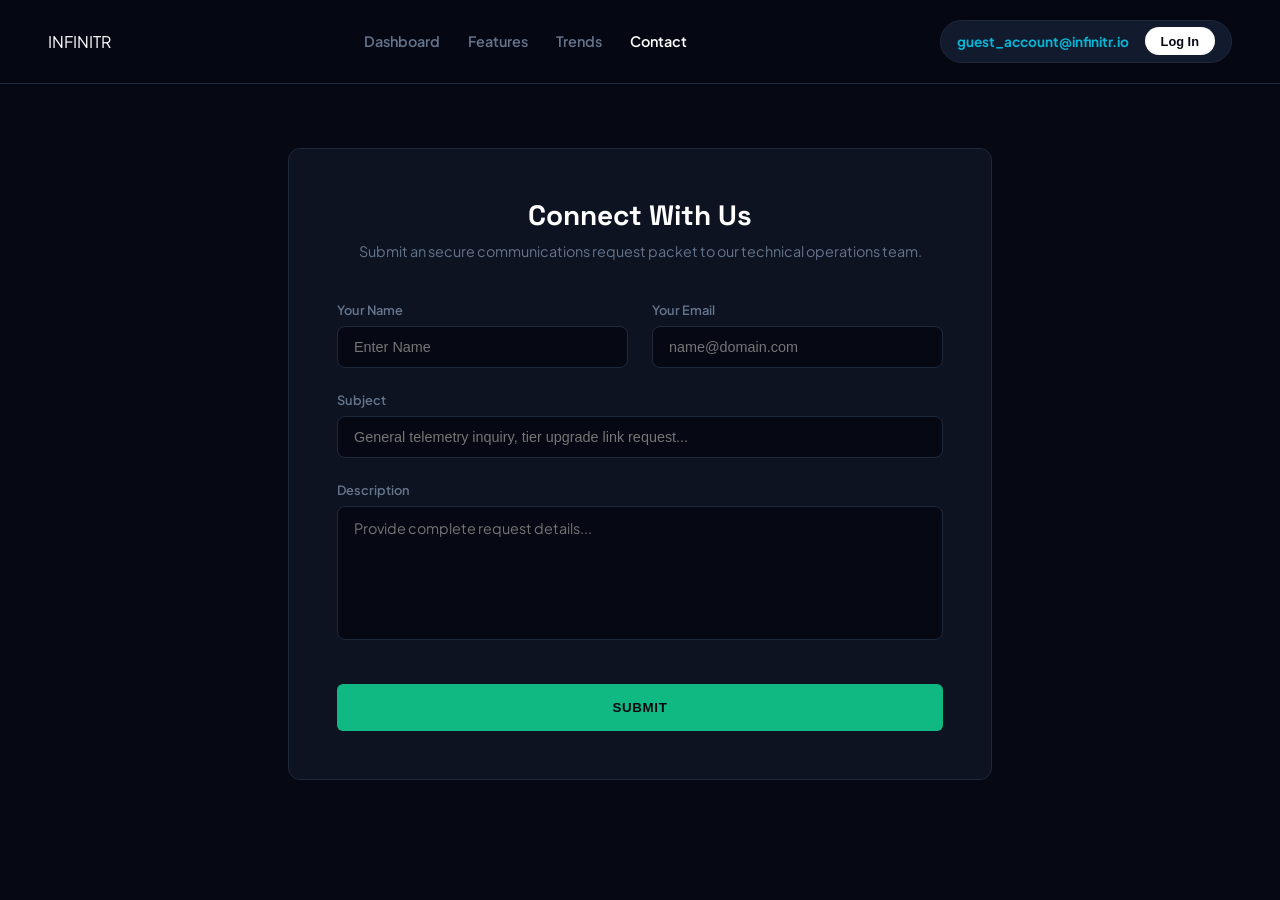
<file: contact.html>
<!DOCTYPE html>
<html lang="en">
<head>
  <meta charset="UTF-8">
  <meta name="viewport" content="width=device-width, initial-scale=1.0">
  <title>InfiniTR // Contact Matrix Connection</title>
  
  <link rel="preconnect" href="https://fonts.googleapis.com">
  <link rel="preconnect" href="https://fonts.gstatic.com" crossorigin>
  <link href="https://fonts.googleapis.com/css2?family=Plus+Jakarta+Sans:wght@400;600;700&family=Space+Grotesk:wght@500;700&display=swap" rel="stylesheet">
  <link rel="stylesheet" href="style.css">
</head>
<body>

  <nav class="navbar">
    <div class="logo">INFINI<span>TR</span></div>
    
    <div class="nav-links-group">
      <a href="index.html" class="nav-page-link">Dashboard</a>
      <a href="features.html" class="nav-page-link">Features</a>
      <a href="trends.html" class="nav-page-link">Trends</a>
      <a href="contact.html" class="nav-page-link active">Contact</a>
    </div>

    <div class="profile-pill">
      <div class="user-meta-block">
        <span id="user-display-name" class="user-email">guest_account@infinitr.io</span>
        <small id="user-role-sub" style="color: var(--text-muted); display: block; font-size: 0.7rem;"></small>
      </div>
      <span id="portal-role-badge" style="font-size: 0.7rem; font-weight: bold; padding: 0.2rem 0.4rem; background: rgba(255,255,255,0.05); border-radius: 4px; display: none;"></span>
      <button id="logout-btn" class="auth-btn" style="display: none;">Log Out</button>
      <button id="login-trigger-btn" class="login-btn">Log In</button>
    </div>
  </nav>

  <div id="auth-screen" class="auth-container" style="display: none;">
    <div class="auth-card">
      <div class="auth-close" id="auth-close-btn">&times;</div>
      <h2>INFINI<span>TR</span></h2>
      <p>Enter your profile credentials to sync with the tracking matrix stream.</p>
      <form id="login-form">
        <div class="input-group">
          <label for="username">Enter Your Email</label>
          <input type="text" id="username" placeholder="member@infinitr.io" required autocomplete="email">
        </div>
        <div class="input-group">
          <label for="password">Enter Your Password</label>
          <input type="password" id="password" placeholder="••••••••" required>
        </div>
        <button type="submit" class="btn-primary">SUBMIT</button>
        <div id="auth-error" class="error-msg"></div>
      </form>
    </div>
  </div>

  <div class="dashboard-layout" style="grid-template-columns: 1fr; max-width: 800px; margin-top: 4rem;">
    <section class="card-panel" style="padding: 3rem;">
      <h2 class="panel-title" style="font-size: 1.75rem; font-family: var(--font-display); text-align: center; margin-bottom: 0.5rem;">Connect With Us</h2>
      <p style="color: var(--text-muted); text-align: center; font-size: 0.9rem; margin-bottom: 2.5rem; line-height: 1.5;">Submit an secure communications request packet to our technical operations team.</p>
      
      <form id="contact-form" style="display: flex; flex-direction: column; gap: 1.5rem;">
        <div style="display: grid; grid-template-columns: 1fr 1fr; gap: 1.5rem;">
          <div class="input-group" style="margin-bottom: 0;">
            <label for="contact-name">Your Name</label>
            <input type="text" id="contact-name" placeholder="Enter Name" required style="background: #060913;">
          </div>
          <div class="input-group" style="margin-bottom: 0;">
            <label for="contact-email">Your Email</label>
            <input type="email" id="contact-email" placeholder="name@domain.com" required style="background: #060913;">
          </div>
        </div>
        
        <div class="input-group" style="margin-bottom: 0;">
          <label for="contact-subject">Subject</label>
          <input type="text" id="contact-subject" placeholder="General telemetry inquiry, tier upgrade link request..." required style="background: #060913;">
        </div>

        <div class="input-group" style="margin-bottom: 0;">
          <label for="contact-message">Description</label>
          <textarea id="contact-message" rows="6" placeholder="Provide complete request details..." required style="width: 100%; padding: 0.75rem 1rem; border-radius: 8px; border: 1px solid var(--border-line); background: #060913; color: white; outline: none; font-family: var(--font-body); font-size: 0.9rem; resize: none;"></textarea>
        </div>

        <button type="submit" class="btn-primary" style="padding: 1rem; margin-top: 1rem;">SUBMIT</button>
      </form>
    </section>
  </div>

  <script src="script.js"></script>
</body>
</html>
</file>
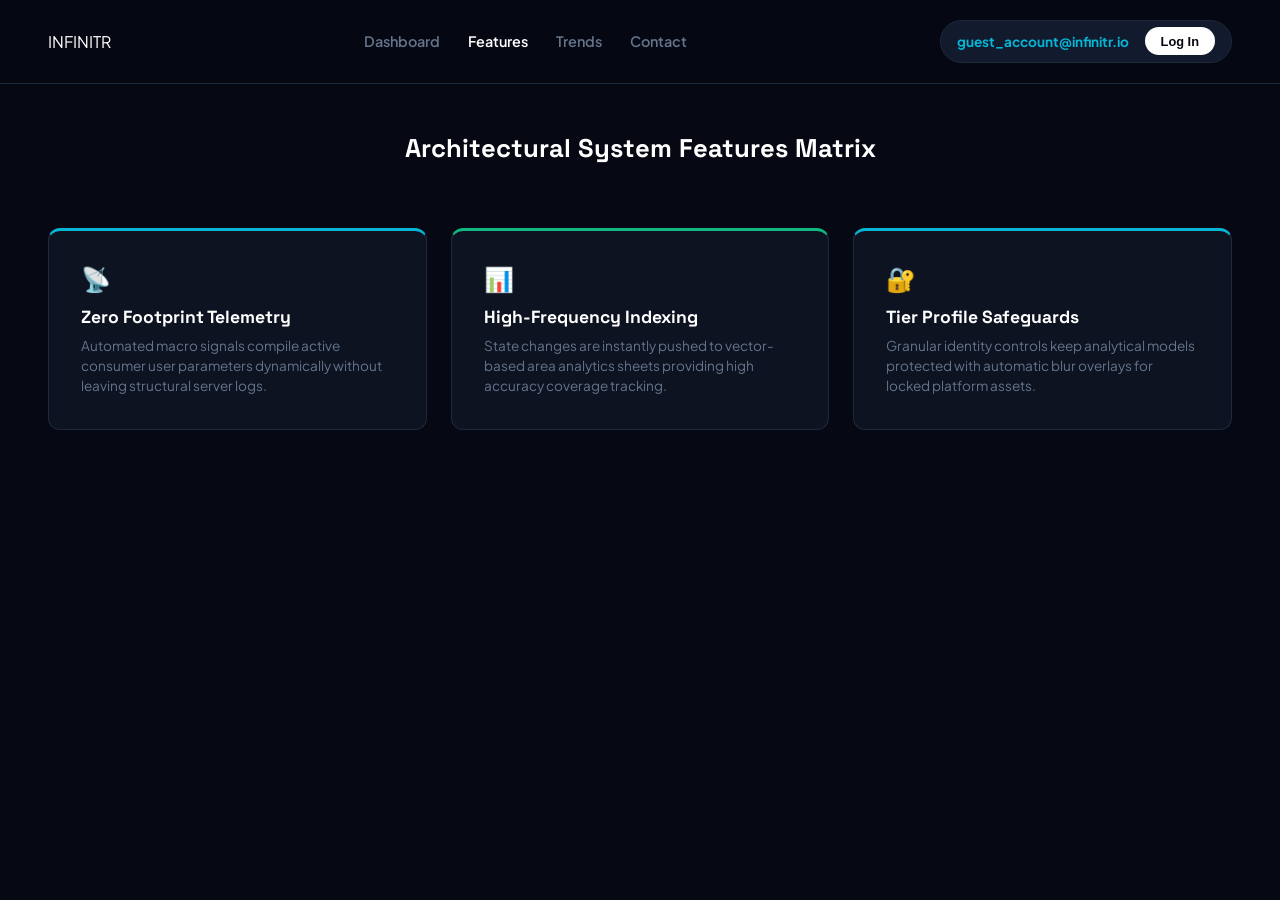
<file: features.html>
<!DOCTYPE html>
<html lang="en">
<head>
  <meta charset="UTF-8">
  <meta name="viewport" content="width=device-width, initial-scale=1.0">
  <title>InfiniTR // Platform Core Capabilities</title>
  
  <link rel="preconnect" href="https://fonts.googleapis.com">
  <link rel="preconnect" href="https://fonts.gstatic.com" crossorigin>
  <link href="https://fonts.googleapis.com/css2?family=Plus+Jakarta+Sans:wght@400;600;700&family=Space+Grotesk:wght@500;700&display=swap" rel="stylesheet">
  <link rel="stylesheet" href="style.css">
</head>
<body>

  <nav class="navbar">
    <div class="logo">INFINI<span>TR</span></div>
    
    <div class="nav-links-group">
      <a href="index.html" class="nav-page-link">Dashboard</a>
      <a href="features.html" class="nav-page-link active">Features</a>
      <a href="trends.html" class="nav-page-link">Trends</a>
      <a href="contact.html" class="nav-page-link">Contact</a>
    </div>

    <div class="profile-pill">
      <div class="user-meta-block">
        <span id="user-display-name" class="user-email">guest_account@infinitr.io</span>
        <small id="user-role-sub" style="color: var(--text-muted); display: block; font-size: 0.7rem;"></small>
      </div>
      <span id="portal-role-badge" style="font-size: 0.7rem; font-weight: bold; padding: 0.2rem 0.4rem; background: rgba(255,255,255,0.05); border-radius: 4px; display: none;"></span>
      <button id="logout-btn" class="auth-btn" style="display: none;">Log Out</button>
      <button id="login-trigger-btn" class="login-btn">Log In</button>
    </div>
  </nav>

  <div id="auth-screen" class="auth-container" style="display: none;">
    <div class="auth-card">
      <div class="auth-close" id="auth-close-btn">&times;</div>
      <h2>INFINI<span>TR</span></h2>
      <p>Enter your profile credentials to sync with the tracking matrix stream.</p>
      <form id="login-form">
        <div class="input-group">
          <label for="username">Secure User Email</label>
          <input type="text" id="username" placeholder="member@infinitr.io" required autocomplete="email">
        </div>
        <div class="input-group">
          <label for="password">Security Access Key</label>
          <input type="password" id="password" placeholder="••••••••" required>
        </div>
        <button type="submit" class="btn-primary">Initialize Secure Link</button>
        <div id="auth-error" class="error-msg"></div>
      </form>
    </div>
  </div>

  <div class="dashboard-layout" style="grid-template-columns: 1fr; margin-top: 3rem;">
    <h2 class="panel-title" style="font-size: 1.6rem; text-align: center; font-family: var(--font-display); margin-bottom: 2rem;">Architectural System Features Matrix</h2>
    
    <div style="display: grid; grid-template-columns: repeat(auto-fit, minmax(320px, 1fr)); gap: 1.5rem;">
      
      <div class="card-panel" style="border-top: 3px solid var(--accent-blue);">
        <div style="font-size: 1.5rem; margin-bottom: 0.75rem;">📡</div>
        <h3 style="font-family: var(--font-display); font-size: 1.1rem; margin-bottom: 0.5rem;">Zero Footprint Telemetry</h3>
        <p style="color: var(--text-muted); font-size: 0.85rem; line-height: 1.5;">Automated macro signals compile active consumer user parameters dynamically without leaving structural server logs.</p>
      </div>

      <div class="card-panel" style="border-top: 3px solid var(--accent);">
        <div style="font-size: 1.5rem; margin-bottom: 0.75rem;">📊</div>
        <h3 style="font-family: var(--font-display); font-size: 1.1rem; margin-bottom: 0.5rem;">High-Frequency Indexing</h3>
        <p style="color: var(--text-muted); font-size: 0.85rem; line-height: 1.5;">State changes are instantly pushed to vector-based area analytics sheets providing high accuracy coverage tracking.</p>
      </div>

      <div class="card-panel" style="border-top: 3px solid var(--accent-blue);">
        <div style="font-size: 1.5rem; margin-bottom: 0.75rem;">🔐</div>
        <h3 style="font-family: var(--font-display); font-size: 1.1rem; margin-bottom: 0.5rem;">Tier Profile Safeguards</h3>
        <p style="color: var(--text-muted); font-size: 0.85rem; line-height: 1.5;">Granular identity controls keep analytical models protected with automatic blur overlays for locked platform assets.</p>
      </div>

    </div>
  </div>

  <script src="script.js"></script>
</body>
</html>
</file>
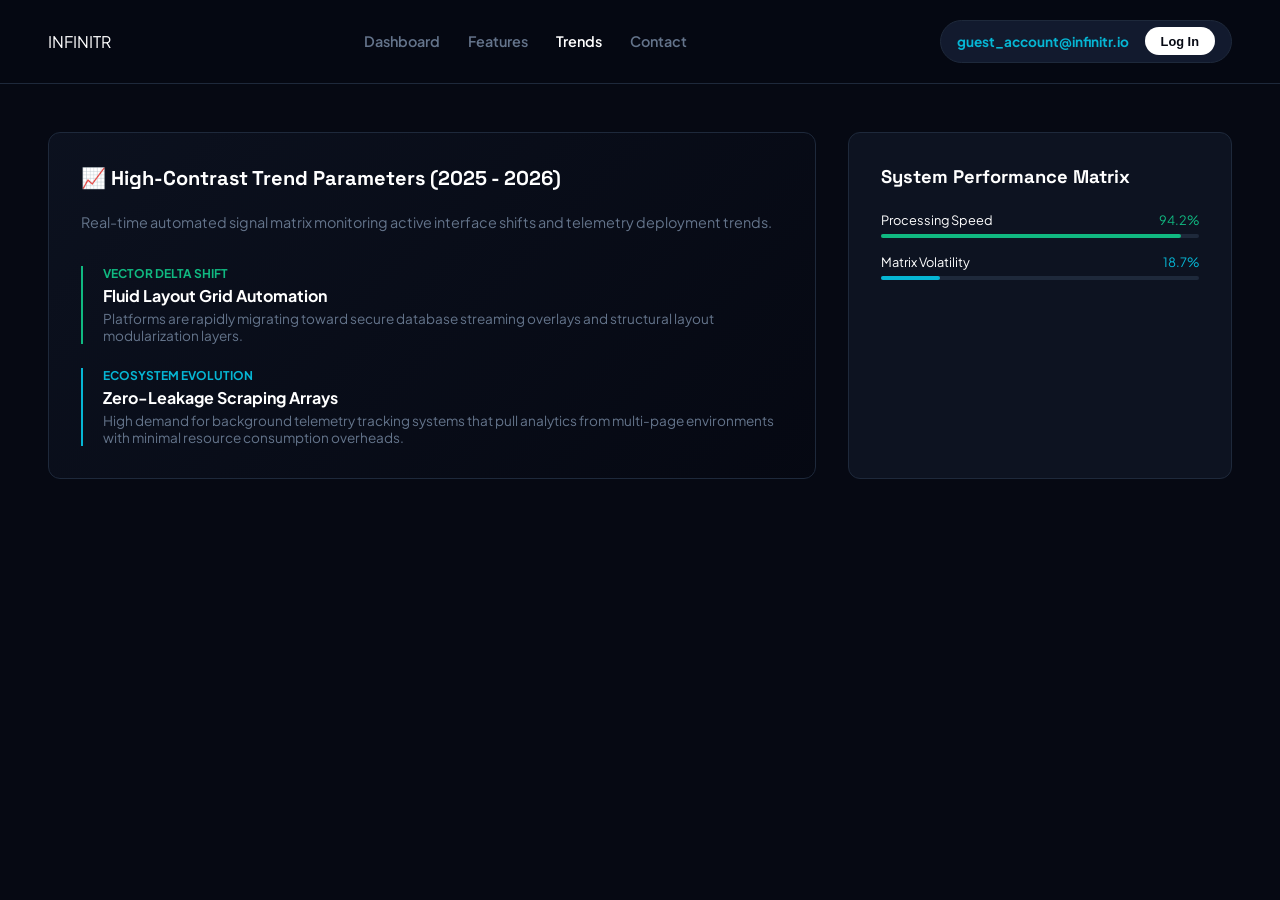
<file: trends.html>
<!DOCTYPE html>
<html lang="en">
<head>
  <meta charset="UTF-8">
  <meta name="viewport" content="width=device-width, initial-scale=1.0">
  <title>InfiniTR // Macro System Forecast Vectors</title>
  
  <link rel="preconnect" href="https://fonts.googleapis.com">
  <link rel="preconnect" href="https://fonts.gstatic.com" crossorigin>
  <link href="https://fonts.googleapis.com/css2?family=Plus+Jakarta+Sans:wght@400;600;700&family=Space+Grotesk:wght@500;700&display=swap" rel="stylesheet">
  <link rel="stylesheet" href="style.css">
</head>
<body>

  <nav class="navbar">
    <div class="logo">INFINI<span>TR</span></div>
    
    <div class="nav-links-group">
      <a href="index.html" class="nav-page-link">Dashboard</a>
      <a href="features.html" class="nav-page-link">Features</a>
      <a href="trends.html" class="nav-page-link active">Trends</a>
      <a href="contact.html" class="nav-page-link">Contact</a>
    </div>

    <div class="profile-pill">
      <div class="user-meta-block">
        <span id="user-display-name" class="user-email">guest_account@infinitr.io</span>
        <small id="user-role-sub" style="color: var(--text-muted); display: block; font-size: 0.7rem;"></small>
      </div>
      <span id="portal-role-badge" style="font-size: 0.7rem; font-weight: bold; padding: 0.2rem 0.4rem; background: rgba(255,255,255,0.05); border-radius: 4px; display: none;"></span>
      <button id="logout-btn" class="auth-btn" style="display: none;">Log Out</button>
      <button id="login-trigger-btn" class="login-btn">Log In</button>
    </div>
  </nav>

  <div id="auth-screen" class="auth-container" style="display: none;">
    <div class="auth-card">
      <div class="auth-close" id="auth-close-btn">&times;</div>
      <h2>INFINI<span>TR</span></h2>
      <p>Enter your profile credentials to sync with the tracking matrix stream.</p>
      <form id="login-form">
        <div class="input-group">
          <label for="username">Secure User Email</label>
          <input type="text" id="username" placeholder="member@infinitr.io" required autocomplete="email">
        </div>
        <div class="input-group">
          <label for="password">Security Access Key</label>
          <input type="password" id="password" placeholder="••••••••" required>
        </div>
        <button type="submit" class="btn-primary">Initialize Secure Link</button>
        <div id="auth-error" class="error-msg"></div>
      </form>
    </div>
  </div>

  <div class="dashboard-layout" style="margin-top: 3rem;">
    <div class="main-stream">
      <section class="card-panel" style="background: linear-gradient(135deg, rgba(13, 19, 33, 0.9) 0%, rgba(6, 9, 19, 0.9) 100%); backdrop-filter: blur(20px);">
        <h2 class="panel-title" style="font-family: var(--font-display);">📈 High-Contrast Trend Parameters (2025 - 2026)</h2>
        <p style="color: var(--text-muted); font-size: 0.9rem; margin-bottom: 2rem; line-height: 1.6;">Real-time automated signal matrix monitoring active interface shifts and telemetry deployment trends.</p>
        
        <div style="display: flex; flex-direction: column; gap: 1.5rem;">
          <div style="border-left: 2px solid var(--accent); padding-left: 1.25rem;">
            <div style="font-size: 0.75rem; color: var(--accent); font-weight: 700; text-transform: uppercase; margin-bottom: 0.25rem;">Vector Delta Shift</div>
            <h4 style="color: white; font-size: 1rem; margin-bottom: 0.25rem;">Fluid Layout Grid Automation</h4>
            <p style="color: var(--text-muted); font-size: 0.85rem;">Platforms are rapidly migrating toward secure database streaming overlays and structural layout modularization layers.</p>
          </div>
          
          <div style="border-left: 2px solid var(--accent-blue); padding-left: 1.25rem;">
            <div style="font-size: 0.75rem; color: var(--accent-blue); font-weight: 700; text-transform: uppercase; margin-bottom: 0.25rem;">Ecosystem Evolution</div>
            <h4 style="color: white; font-size: 1rem; margin-bottom: 0.25rem;">Zero-Leakage Scraping Arrays</h4>
            <p style="color: var(--text-muted); font-size: 0.85rem;">High demand for background telemetry tracking systems that pull analytics from multi-page environments with minimal resource consumption overheads.</p>
          </div>
        </div>
      </section>
    </div>

    <aside class="card-panel">
      <h2 class="panel-title" style="font-family: var(--font-display); font-size: 1.15rem;">System Performance Matrix</h2>
      <div style="display: flex; flex-direction: column; gap: 1rem; margin-top: 1.5rem;">
        <div>
          <div style="display: flex; justify-content: space-between; font-size: 0.8rem; margin-bottom: 0.4rem;">
            <span>Processing Speed</span><span style="color: var(--accent);">94.2%</span>
          </div>
          <div style="width: 100%; height: 4px; background: #1E293B; border-radius: 2px;"><div style="width: 94.2%; height: 100%; background: var(--accent); border-radius: 2px;"></div></div>
        </div>
        <div>
          <div style="display: flex; justify-content: space-between; font-size: 0.8rem; margin-bottom: 0.4rem;">
            <span>Matrix Volatility</span><span style="color: var(--accent-blue);">18.7%</span>
          </div>
          <div style="width: 100%; height: 4px; background: #1E293B; border-radius: 2px;"><div style="width: 18.7%; height: 100%; background: var(--accent-blue); border-radius: 2px;"></div></div>
        </div>
      </div>
    </aside>
  </div>

  <script src="script.js"></script>
</body>
</html>
</file>
<file: style.css>
/* Infinitr AI Tracking Website Styles */
:root {
    --bg-base: #060913;
    --bg-card: #0D1321;
    --accent: #10B981; 
    --accent-blue: #06B6D4;
    --border-line: #1E293B;
    --text-pure: #FFFFFF;
    --text-muted: #64748B;
    --font-body: 'Plus Jakarta Sans', sans-serif;
    --font-display: 'Space Grotesk', sans-serif;
}

* {
    margin: 0;
    padding: 0;
    box-sizing: border-box;
}

body {
    background-color: var(--bg-base);
    color: var(--text-pure);
    font-family: var(--font-body);
    overflow-x: hidden;
}

/* Onboarding Overlays */
.auth-container {
    display: flex;
    justify-content: center;
    align-items: center;
    min-height: 100vh;
    width: 100vw;
    background: rgba(6, 9, 19, 0.8);
    backdrop-filter: blur(16px);
    position: fixed;
    top: 0;
    left: 0;
    z-index: 9999;
}

.auth-card {
    background: var(--bg-card);
    padding: 2.5rem;
    border-radius: 16px;
    box-shadow: 0 20px 50px rgba(0, 0, 0, 0.8);
    width: 90%;
    max-width: 420px;
    border: 1px solid var(--border-line);
    position: relative;
}

.auth-close {
    position: absolute;
    top: 1rem;
    right: 1.25rem;
    font-size: 1.5rem;
    color: var(--text-muted);
    cursor: pointer;
    transition: color 0.2s;
}
.auth-close:hover { color: white; }

.auth-card h2 {
    margin-bottom: 0.5rem;
    text-align: center;
    font-family: var(--font-display);
    letter-spacing: 1px;
}
.auth-card h2 span { color: var(--accent); }

.auth-card p {
    color: var(--text-muted);
    font-size: 0.85rem;
    margin-bottom: 2rem;
    text-align: center;
    line-height: 1.4;
}

.input-group { margin-bottom: 1.25rem; }
.input-group label {
    display: block;
    font-size: 0.8rem;
    color: var(--text-muted);
    margin-bottom: 0.5rem;
    font-weight: 600;
}
.input-group input {
    width: 100%;
    padding: 0.75rem 1rem;
    border-radius: 8px;
    border: 1px solid var(--border-line);
    background: #121A2E;
    color: white;
    outline: none;
    font-size: 0.9rem;
    transition: border-color 0.2s;
}
.input-group input:focus { border-color: var(--accent); }

.btn-primary {
    width: 100%;
    padding: 0.75rem;
    background: #10B981; /* Matches your high-contrast green indicator */
    color: #060913;      /* Crisp dark text on the vibrant button background */
    border: none;
    border-radius: 6px;
    font-weight: 700;
    letter-spacing: 0.05em;
    text-transform: uppercase; /* Enforces clean SUBMIT capitalization layout */
    cursor: pointer;
    transition: background 0.2s ease;
    margin-top: 0.5rem;
}

.btn-primary:hover {
    background: #059669; /* Slightly deeper green accent on cursor focus */
}

.error-msg {
    color: #ef4444;
    font-size: 0.85rem;
    margin-top: 1rem;
    text-align: center;
    display: none;
    font-weight: 600;
}

/* Header & Shared Layout Mechanics */
.navbar {
    display: flex;
    justify-content: space-between;
    align-items: center;
    padding: 1.25rem 3rem;
    border-bottom: 1px solid var(--border-line);
    background-color: rgba(6, 9, 19, 0.85);
    backdrop-filter: blur(12px);
    position: sticky;
    top: 0;
    z-index: 100;
}

.nav-links-group {
    display: flex;
    gap: 1.75rem;
}

.nav-page-link {
    color: var(--text-muted);
    text-decoration: none;
    font-size: 0.9rem;
    font-weight: 600;
    transition: color 0.2s;
}
.nav-page-link:hover, .nav-page-link.active {
    color: var(--text-pure);
}

.profile-pill {
    display: flex;
    align-items: center;
    gap: 1rem;
    background-color: #121A2E;
    padding: 0.4rem 1rem;
    border-radius: 100px;
    border: 1px solid var(--border-line);
}

.user-meta-block { display: flex; flex-direction: column; }
.user-email { font-size: 0.85rem; font-weight: 700; color: var(--accent-blue); }

.login-btn {
    background: var(--text-pure);
    color: var(--bg-base);
    border: none;
    padding: 0.4rem 1rem;
    border-radius: 100px;
    font-weight: 700;
    font-size: 0.8rem;
    cursor: pointer;
}

.auth-btn {
    background: none;
    border: none;
    color: #ef4444;
    font-size: 0.8rem;
    cursor: pointer;
    font-weight: 700;
}

/* Master Grid Structure */
.dashboard-layout {
    max-width: 1400px;
    margin: 2rem auto;
    padding: 0 3rem;
    display: grid;
    grid-template-columns: 2fr 1fr;
    gap: 2rem;
    width: 100%;
}

.main-stream { display: flex; flex-direction: column; gap: 2rem; }
.card-panel { background-color: var(--bg-card); border: 1px solid var(--border-line); border-radius: 12px; padding: 2rem; }
.panel-title { font-family: var(--font-display); font-size: 1.25rem; margin-bottom: 1.25rem; }

.stats-grid { display: grid; grid-template-columns: 1fr 1fr; gap: 1.5rem; }
.stat-card { background: rgba(255, 255, 255, 0.01); padding: 1.25rem; border-radius: 10px; border: 1px solid var(--border-line); }
.stat-value { font-size: 1.75rem; font-weight: 700; margin-top: 0.25rem; }

.icon-blue { color: var(--accent-blue); }
.icon-green { color: var(--accent); }

.chart-box-wrapper { position: relative; width: 100%; min-height: 300px; }

.comment-composer { display: flex; gap: 1rem; margin-bottom: 1.5rem; }
.comment-input {
    flex: 1; background-color: #060913; border: 1px solid var(--border-line);
    border-radius: 8px; padding: 0.75rem 1rem; color: var(--text-pure); font-family: var(--font-body); outline: none;
}
.comment-submit { background-color: var(--text-pure); color: var(--bg-base); border: none; padding: 0 1.25rem; border-radius: 8px; font-weight: 700; cursor: pointer; }
.comments-thread { display: flex; flex-direction: column; gap: 1rem; }

.news-stream-list { display: flex; flex-direction: column; gap: 1.25rem; }
.news-item { border-bottom: 1px solid rgba(255,255,255,0.04); padding-bottom: 1.25rem; }
.news-item:last-child { border-bottom: none; }
.news-meta { display: flex; justify-content: space-between; font-size: 0.75rem; color: var(--text-muted); margin-bottom: 0.4rem; }
.news-title { font-size: 0.9rem; font-weight: 600; line-height: 1.45; }
</file>
